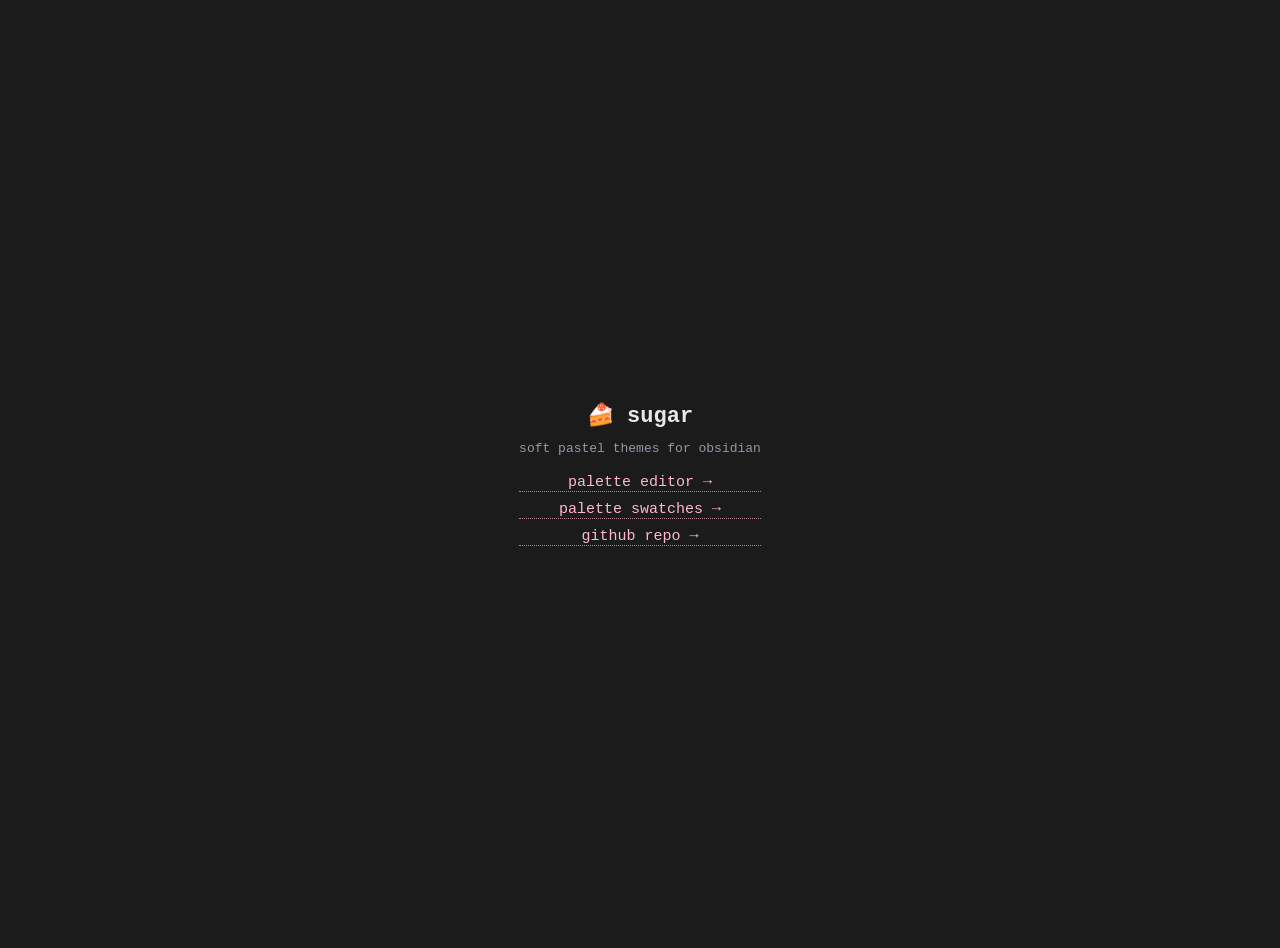
<file: docs/index.html>
<!DOCTYPE html>
<html lang="en">
<head>
<meta charset="utf-8">
<meta name="viewport" content="width=device-width, initial-scale=1">
<title>🍰 sugar 🍰</title>
<style>
  body{font-family:"IBM Plex Mono",ui-monospace,Menlo,monospace;background:#1b1b1b;color:#e8e8e8;
       display:grid;place-content:center;gap:12px;min-height:100vh;margin:0;padding:24px;text-align:center}
  h1{font-size:22px;margin:0;font-weight:600}
  p{margin:0;color:#9a93a8;font-size:13px}
  nav{display:flex;flex-direction:column;gap:9px;margin-top:6px}
  a{color:#FFB8D0;font-size:15px;text-decoration:none;border-bottom:1px dotted #FFB8D0aa}
  a:hover{color:#fff}
</style>
</head>
<body>
  <h1>🍰 sugar</h1>
  <p>soft pastel themes for obsidian</p>
  <nav>
    <a href="palette-editor.html">palette editor →</a>
    <a href="swatches.html">palette swatches →</a>
    <a href="https://github.com/chooliu/obsidian-sugar-theme">github repo →</a>
  </nav>
</body>
</html>
</file>
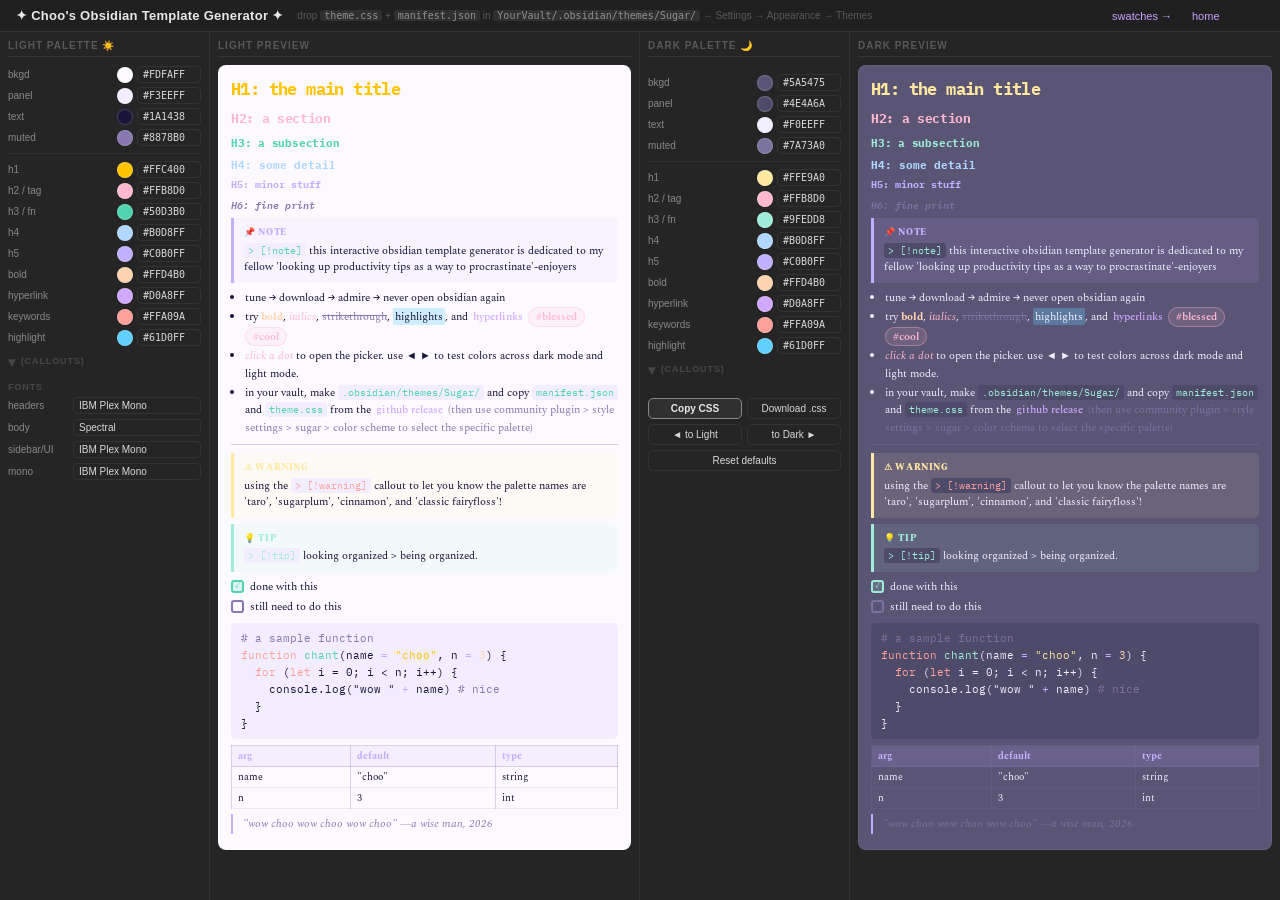
<file: docs/palette-editor.html>
<!DOCTYPE html>
<html lang="en">
<head>
<meta charset="UTF-8">
<meta name="viewport" content="width=device-width, initial-scale=1.0">
<title>Choo's Obsidian Template Generator</title>
<style>
  * { box-sizing: border-box; margin: 0; padding: 0; }

  body {
    font-family: -apple-system, BlinkMacSystemFont, "Segoe UI", sans-serif;
    font-size: 11px;
    background: #202020;
    color: #d8d8d8;
    height: 100vh;
    overflow: hidden;
    display: flex;
    flex-direction: column;
  }

  /* ── Toolbar ── */
  .toolbar {
    display: flex;
    align-items: center;
    gap: 10px;
    padding: 8px 16px;
    border-bottom: 1px solid rgba(255,255,255,0.08);
    flex-shrink: 0;
  }

  .toolbar h1 {
    font-size: 13px;
    font-weight: 700;
    color: #e8e8e8;
    letter-spacing: 0.02em;
    margin-right: 4px;
    white-space: nowrap;
  }

  .toolbar-hint {
    font-size: 10px;
    color: #585858;
    margin-right: auto;
  }

  .toolbar-hint code {
    font-family: "SF Mono", monospace;
    background: rgba(255,255,255,0.07);
    padding: 0 4px;
    border-radius: 3px;
    color: #909090;
  }

  /* ── 4-column grid ── */
  .grid {
    display: grid;
    grid-template-columns: 210px 1fr 210px 1fr;
    gap: 0;
    flex: 1;
    min-height: 0;
    overflow: hidden;
  }

  .col {
    overflow-y: auto;
    padding: 8px;
    background: #252525;
    border-right: 1px solid rgba(255,255,255,0.06);
  }

  .col:last-child { border-right: none; }

  .col-header {
    font-size: 10px;
    font-weight: 700;
    letter-spacing: 0.1em;
    text-transform: uppercase;
    color: #585858;
    margin-bottom: 8px;
    padding-bottom: 5px;
    border-bottom: 1px solid rgba(255,255,255,0.07);
  }

  /* ── Palette rows ── */
  .section { margin-bottom: 10px; }

  .section-label {
    font-size: 9px;
    font-weight: 600;
    letter-spacing: 0.1em;
    text-transform: uppercase;
    color: #484848;
    margin-bottom: 4px;
  }

  .rows { display: flex; flex-direction: column; gap: 2px; }

  .row {
    display: flex;
    align-items: center;
    gap: 4px;
    padding: 1px 0;
  }

  .row label {
    flex: 1;
    font-size: 10px;
    color: #888888;
    white-space: nowrap;
    overflow: hidden;
    text-overflow: ellipsis;
  }

  .dot-wrapper {
    position: relative;
    flex-shrink: 0;
    width: 16px;
    height: 16px;
  }

  .dot-preview {
    width: 16px;
    height: 16px;
    border-radius: 50%;
    border: 1px solid rgba(255,255,255,0.18);
    cursor: pointer;
    transition: border-color 0.12s;
  }
  .dot-preview:hover { border-color: rgba(255,255,255,0.55); }

  .dot-wrapper input[type="color"] {
    position: absolute;
    inset: 0;
    opacity: 0;
    width: 100%;
    height: 100%;
    cursor: pointer;
    border: none;
    padding: 0;
  }

  .hex-input {
    width: 64px;
    flex-shrink: 0;
    background: #252525;
    border: 1px solid #333333;
    border-radius: 4px;
    color: #d8d8d8;
    font-family: "SF Mono", monospace;
    font-size: 10px;
    padding: 2px 5px;
    outline: none;
    text-transform: uppercase;
  }

  .hex-input:focus { border-color: #888888; }

  .slot-divider {
    height: 1px;
    background: rgba(255,255,255,0.05);
    margin: 4px 0;
  }

  /* ── Font selects ── */
  .font-row {
    display: flex;
    align-items: center;
    gap: 5px;
    padding: 1px 0;
  }

  .font-row label {
    width: 60px;
    font-size: 10px;
    color: #888888;
    flex-shrink: 0;
  }

  .font-select {
    flex: 1;
    background: #252525;
    border: 1px solid #333333;
    border-radius: 4px;
    color: #d8d8d8;
    font-size: 10px;
    padding: 2px 5px;
    outline: none;
    cursor: pointer;
    appearance: none;
    -webkit-appearance: none;
  }

  .font-select:focus { border-color: #888888; }

  /* ── Action buttons ── */
  .btn-grid {
    display: grid;
    grid-template-columns: 1fr 1fr;
    gap: 5px;
  }

  button {
    padding: 4px 9px;
    border-radius: 5px;
    border: 1px solid #333333;
    background: #252525;
    color: #d8d8d8;
    font-size: 10px;
    cursor: pointer;
    transition: background 0.12s;
    white-space: nowrap;
  }

  button:hover { background: #303030; }

  button.primary {
    background: #303030;
    border-color: #888888;
    color: #e8e8e8;
    font-weight: 600;
  }

  button.primary:hover { background: #3a3a3a; }

  .copy-msg {
    font-size: 10px;
    color: #909090;
    opacity: 0;
    transition: opacity 0.3s;
    align-self: center;
  }

  /* ── Preview ── */
  .preview {
    border-radius: 8px;
    padding: 10px 12px;
    border: 1px solid rgba(255,255,255,0.08);
    font-size: 11px;
    line-height: 1.6;
  }

  .preview h1 { font-size: 17px; font-weight: 800; margin-bottom: 0; letter-spacing: -0.035em; }
  .preview h2 { font-size: 13px; font-weight: 800; margin-bottom: 0; margin-top: 6px; letter-spacing: -0.025em; }
  .preview h3 { font-size: 11px; font-weight: 800; margin-bottom: 0; margin-top: 5px; letter-spacing: -0.02em; }
  .preview h4 { font-size: 11px; font-weight: 700; margin-bottom: 0; margin-top: 4px; }
  .preview h5 { font-size: 10px; font-weight: 700; margin-bottom: 0; margin-top: 3px; }
  .preview h6 { font-size: 10px; font-weight: 600; margin-bottom: 0; margin-top: 3px; font-style: italic; }
  .preview p  { margin-bottom: 4px; font-size: 11px; }
  .preview code { font-size: 10px; padding: 1px 4px; border-radius: 3px; }
  .preview a   { text-decoration: none; font-weight: 500; cursor: pointer; padding: 0 2px; border-radius: 2px; }
  .preview a:hover { background: rgba(208,168,255,0.2); }
  .preview strong { font-weight: 700; }
  .preview em  { font-style: italic; }
  .preview s   { text-decoration: line-through; }
  .preview mark { padding: 0 2px; border-radius: 2px; }
  .preview hr  { border: none; border-top: 1px solid; margin: 8px 0; }

  .preview .tag {
    display: inline-block;
    padding: 0 7px;
    border-radius: 10px;
    font-size: 11px;
    margin-right: 3px;
    font-weight: 600;
    border: 1px solid transparent;
  }

  .preview .codeblock {
    font-size: 11px;
    padding: 7px 10px;
    border-radius: 5px;
    margin: 6px 0;
    line-height: 1.55;
  }

  .preview blockquote {
    border-left: 2px solid;
    padding: 1px 10px;
    margin: 5px 0;
    font-style: italic;
    font-size: 11px;
  }

  .preview .callout {
    border-radius: 0 5px 5px 0;
    border-left: 3px solid;
    padding: 7px 10px;
    margin: 6px 0;
  }

  .preview .callout-title {
    font-weight: 800;
    font-size: 9px;
    letter-spacing: 0.07em;
    text-transform: uppercase;
    margin-bottom: 3px;
  }

  .preview .callout-body { font-size: 11px; line-height: 1.5; }

  .preview .task-list { margin: 4px 0 7px; }

  .preview .task-item {
    display: flex;
    align-items: center;
    gap: 6px;
    font-size: 11px;
    margin: 3px 0;
  }

  .preview .task-cb {
    width: 13px;
    height: 13px;
    border-radius: 3px;
    border: 2px solid;
    display: flex;
    align-items: center;
    justify-content: center;
    font-size: 8px;
    font-weight: 700;
    flex-shrink: 0;
  }

  .preview ul {
    padding-left: 14px;
    margin: 3px 0 5px;
    font-size: 11px;
  }
  .preview ul li { margin: 1px 0; }

  .preview .preview-table {
    border-collapse: collapse;
    font-size: 10px;
    margin: 5px 0;
    width: 100%;
  }
  .preview .preview-table th,
  .preview .preview-table td {
    padding: 2px 6px;
    border: 1px solid;
    text-align: left;
  }
  .preview .preview-table tr:last-child td { border-bottom: 1px solid; }

  /* Table */
  .preview table { width: 100%; border-collapse: collapse; margin: 6px 0; font-size: 11px; }
  .preview th { font-weight: 700; text-align: left; padding: 3px 8px; border-bottom: 2px solid; }
  .preview td { padding: 2px 8px; border-bottom: 1px solid; }
  .preview tr:last-child td { border-bottom: none; }

  .font-note {
    font-size: 9px;
    color: #5A5480;
    margin-top: 4px;
    line-height: 1.4;
  }

  /* ── Collapsible section ── */
  .slot-section { margin-top: 2px; }

  .slot-section > summary {
    font-size: 9px;
    font-weight: 600;
    letter-spacing: 0.1em;
    text-transform: uppercase;
    color: #484848;
    cursor: pointer;
    padding: 4px 0 3px;
    list-style: none;
    user-select: none;
  }
  .slot-section > summary::-webkit-details-marker { display: none; }
  .slot-section > summary::before { content: '▾ '; font-size: 14px; vertical-align: middle; line-height: 1; }
  .slot-section[open] > summary::before { content: '▴ '; font-size: 14px; }
  .slot-section[open] > summary { color: #888888; }

  .preview .callout.callout-mini { padding: 4px 10px; margin: 2px 0; }
  .preview .callout.callout-mini .callout-title { margin-bottom: 0; }

  .col.preview-col { min-width: 0; }
</style>
</head>
<body>

<!-- ── Toolbar ── -->
<div class="toolbar">
  <h1>✦ Choo's Obsidian Template Generator ✦</h1>
  <span class="toolbar-hint">drop <code>theme.css</code> + <code>manifest.json</code> in <code>YourVault/.obsidian/themes/Sugar/</code> → Settings → Appearance → Themes</span>
  <a href="swatches.html" style="margin-left:14px;color:#c9a0ff;font-size:11px;text-decoration:none;white-space:nowrap">swatches →</a>
  <a href="index.html" style="margin-left:10px;color:#c9a0ff;font-size:11px;text-decoration:none;white-space:nowrap">home</a>
  <span class="copy-msg" id="copy-msg">Copied!</span>
</div>

<!-- ── 4-column grid ── -->
<div class="grid">

  <!-- Col 1: Light palette + fonts -->
  <div class="col" id="light-col">
    <div class="col-header">light palette ☀️</div>
    <div class="section">
      <div class="rows" id="light-rows"></div>
    </div>
    <div class="section">
      <div class="section-label">fonts</div>
      <div style="display:flex;flex-direction:column;gap:3px;">
        <div class="font-row">
          <label>headers</label>
          <select class="font-select" id="font-header"></select>
        </div>
        <div class="font-row">
          <label>body</label>
          <select class="font-select" id="font-body"></select>
        </div>
        <div class="font-row">
          <label>sidebar/UI</label>
          <select class="font-select" id="font-interface"></select>
        </div>
        <div class="font-row">
          <label>mono</label>
          <select class="font-select" id="font-mono"></select>
        </div>
      </div>
    </div>
  </div>

  <!-- Col 2: Light preview -->
  <div class="col preview-col">
    <div class="col-header">light preview</div>
    <div class="preview" id="light-preview">
      <h1 id="lp-h1">H1: the main title</h1>
      <h2 id="lp-h2">H2: a section</h2>
      <h3 id="lp-h3">H3: a subsection</h3>
      <h4 id="lp-h4">H4: some detail</h4>
      <h5 id="lp-h5">H5: minor stuff</h5>
      <h6 id="lp-h6">H6: fine print</h6>
      <div class="callout" id="lp-callout">
        <div class="callout-title" id="lp-callout-title">📌 Note</div>
        <div class="callout-body" id="lp-callout-body"><code id="lp-callout-code">&gt; [!note]</code> this interactive obsidian template generator is dedicated to my fellow 'looking up productivity tips as a way to procrastinate'-enjoyers</div>
      </div>
      <ul id="lp-ul">
        <li>tune → download → admire → never open obsidian again</li>
        <li>try <strong id="lp-bold">bold</strong>, <em id="lp-italic">italics</em>, <s id="lp-strike">strikethrough</s>, <mark id="lp-mark">highlights</mark>, and <a id="lp-link" href="https://github.com/chooliu/obsidian-sugar-theme">hyperlinks</a> <span class="tag" id="lp-tag1">#blessed</span><span class="tag" id="lp-tag2">#cool</span></li>
        <li><em id="lp-bull-em">click a dot</em> to open the picker. use ◄ ► to test colors across dark mode and light mode.</li>
        <li>in your vault, make <code>.obsidian/themes/Sugar/</code> and copy <code>manifest.json</code> and <code>theme.css</code> from the <a href="https://github.com/chooliu/obsidian-sugar-theme">github release</a> <span class="bull-muted">(then use community plugin &gt; style settings &gt; sugar &gt; color scheme to select the specific palette)</span></li>
      </ul>
      <hr id="lp-hr">
      <div class="callout" id="lp-warn">
        <div class="callout-title" id="lp-warn-title">⚠ Warning</div>
        <div class="callout-body" id="lp-warn-body">using the <code id="lp-warn-code">&gt; [!warning]</code> callout to let you know the palette names are 'taro', 'sugarplum', 'cinnamon', and 'classic fairyfloss'!</div>
      </div>
      <div class="callout" id="lp-tip">
        <div class="callout-title" id="lp-tip-title">💡 Tip</div>
        <div class="callout-body" id="lp-tip-body"><code id="lp-tip-code">&gt; [!tip]</code> looking organized &gt; being organized.</div>
      </div>
      <div class="preview-extra-callouts" style="display:none;">
        <div class="callout callout-mini" id="lp-calinfo"><div class="callout-title" id="lp-calinfo-t">ℹ Info</div></div>
        <div class="callout callout-mini" id="lp-caldanger"><div class="callout-title" id="lp-caldanger-t">⛔ Danger</div></div>
        <div class="callout callout-mini" id="lp-calquote"><div class="callout-title" id="lp-calquote-t">💬 Quote</div></div>
      </div>
      <div class="task-list">
        <div class="task-item"><span class="task-cb" id="lp-cb-done">✓</span> done with this</div>
        <div class="task-item"><span class="task-cb" id="lp-cb-open"></span> still need to do this</div>
      </div>
      <div class="codeblock" id="lp-block">
<span id="lp-comment2"># a sample function</span><br>
<span id="lp-kw">function</span> <span id="lp-fn">chant</span>(<span id="lp-arg">name</span> <span id="lp-op">=</span> <span id="lp-str">"choo"</span>, <span id="lp-arg2">n</span> <span id="lp-op2">=</span> <span id="lp-num">3</span>) {<br>
&nbsp;&nbsp;<span id="lp-kw2">for</span> (<span id="lp-kw3">let</span> i = 0; i &lt; n; i++) {<br>
&nbsp;&nbsp;&nbsp;&nbsp;console.log("wow " <span id="lp-op3">+</span> name) <span id="lp-comment"># nice</span><br>
&nbsp;&nbsp;}<br>
}
      </div>
      <table class="preview-table" id="lp-table">
        <thead><tr><th>arg</th><th>default</th><th>type</th></tr></thead>
        <tbody>
          <tr><td>name</td><td>"choo"</td><td>string</td></tr>
          <tr><td>n</td><td>3</td><td>int</td></tr>
        </tbody>
      </table>
      <blockquote id="lp-bq">"wow choo wow choo wow choo" ―a wise man, 2026</blockquote>
    </div>
  </div>

  <!-- Col 3: Dark palette + action buttons -->
  <div class="col" id="dark-col" style="display:flex;flex-direction:column;gap:8px;">
    <div class="col-header">dark palette 🌙</div>
    <div class="section">
      <div class="rows" id="dark-rows"></div>
    </div>
    <div class="btn-grid">
      <button class="primary" onclick="copyCSS()">Copy CSS</button>
      <button onclick="downloadCSS()">Download .css</button>
      <button onclick="syncLightFromDark()">◄ to Light</button>
      <button onclick="syncDarkFromLight()">to Dark ►</button>
      <button onclick="resetDefaults()" style="grid-column:1/-1;">Reset defaults</button>
    </div>
  </div>
  <div id="css-output" style="display:none;"></div>

  <!-- Col 4: Dark preview -->
  <div class="col preview-col">
    <div class="col-header">dark preview</div>
    <div class="preview" id="dark-preview">
      <h1 id="dp-h1">H1: the main title</h1>
      <h2 id="dp-h2">H2: a section</h2>
      <h3 id="dp-h3">H3: a subsection</h3>
      <h4 id="dp-h4">H4: some detail</h4>
      <h5 id="dp-h5">H5: minor stuff</h5>
      <h6 id="dp-h6">H6: fine print</h6>
      <div class="callout" id="dp-callout">
        <div class="callout-title" id="dp-callout-title">📌 Note</div>
        <div class="callout-body" id="dp-callout-body"><code id="dp-callout-code">&gt; [!note]</code> this interactive obsidian template generator is dedicated to my fellow 'looking up productivity tips as a way to procrastinate'-enjoyers</div>
      </div>
      <ul id="dp-ul">
        <li>tune → download → admire → never open obsidian again</li>
        <li>try <strong id="dp-bold">bold</strong>, <em id="dp-italic">italics</em>, <s id="dp-strike">strikethrough</s>, <mark id="dp-mark">highlights</mark>, and <a id="dp-link" href="https://github.com/chooliu/obsidian-sugar-theme">hyperlinks</a> <span class="tag" id="dp-tag1">#blessed</span><span class="tag" id="dp-tag2">#cool</span></li>
        <li><em id="dp-bull-em">click a dot</em> to open the picker. use ◄ ► to test colors across dark mode and light mode.</li>
        <li>in your vault, make <code>.obsidian/themes/Sugar/</code> and copy <code>manifest.json</code> and <code>theme.css</code> from the <a href="https://github.com/chooliu/obsidian-sugar-theme">github release</a> <span class="bull-muted">(then use community plugin &gt; style settings &gt; sugar &gt; color scheme to select the specific palette)</span></li>
      </ul>
      <hr id="dp-hr">
      <div class="callout" id="dp-warn">
        <div class="callout-title" id="dp-warn-title">⚠ Warning</div>
        <div class="callout-body" id="dp-warn-body">using the <code id="dp-warn-code">&gt; [!warning]</code> callout to let you know the palette names are 'taro', 'sugarplum', 'cinnamon', and 'classic fairyfloss'!</div>
      </div>
      <div class="callout" id="dp-tip">
        <div class="callout-title" id="dp-tip-title">💡 Tip</div>
        <div class="callout-body" id="dp-tip-body"><code id="dp-tip-code">&gt; [!tip]</code> looking organized &gt; being organized.</div>
      </div>
      <div class="preview-extra-callouts" style="display:none;">
        <div class="callout callout-mini" id="dp-calinfo"><div class="callout-title" id="dp-calinfo-t">ℹ Info</div></div>
        <div class="callout callout-mini" id="dp-caldanger"><div class="callout-title" id="dp-caldanger-t">⛔ Danger</div></div>
        <div class="callout callout-mini" id="dp-calquote"><div class="callout-title" id="dp-calquote-t">💬 Quote</div></div>
      </div>
      <div class="task-list">
        <div class="task-item"><span class="task-cb" id="dp-cb-done">✓</span> done with this</div>
        <div class="task-item"><span class="task-cb" id="dp-cb-open"></span> still need to do this</div>
      </div>
      <div class="codeblock" id="dp-block">
<span id="dp-comment2"># a sample function</span><br>
<span id="dp-kw">function</span> <span id="dp-fn">chant</span>(<span id="dp-arg">name</span> <span id="dp-op">=</span> <span id="dp-str">"choo"</span>, <span id="dp-arg2">n</span> <span id="dp-op2">=</span> <span id="dp-num">3</span>) {<br>
&nbsp;&nbsp;<span id="dp-kw2">for</span> (<span id="dp-kw3">let</span> i = 0; i &lt; n; i++) {<br>
&nbsp;&nbsp;&nbsp;&nbsp;console.log("wow " <span id="dp-op3">+</span> name) <span id="dp-comment"># nice</span><br>
&nbsp;&nbsp;}<br>
}
      </div>
      <table class="preview-table" id="dp-table">
        <thead><tr><th>arg</th><th>default</th><th>type</th></tr></thead>
        <tbody>
          <tr><td>name</td><td>"choo"</td><td>string</td></tr>
          <tr><td>n</td><td>3</td><td>int</td></tr>
        </tbody>
      </table>
      <blockquote id="dp-bq">"wow choo wow choo wow choo" ―a wise man, 2026</blockquote>
    </div>
  </div>

</div><!-- /grid -->

<script>
// ── Palette slots ──────────────────────────────────────
const SLOTS = [
  { key: 'bg',        label: 'bkgd' },
  { key: 'panel',     label: 'panel' },
  { key: 'text',      label: 'text' },
  { key: 'muted',     label: 'muted' },
  { key: 'DIVIDER' },
  { key: 'yellow',    label: 'h1' },
  { key: 'pink',      label: 'h2 / tag' },
  { key: 'mint',      label: 'h3 / fn' },
  { key: 'blue',      label: 'h4' },
  { key: 'lavender',  label: 'h5' },
  { key: 'peach',     label: 'bold' },
  { key: 'link',      label: 'hyperlink' },
  { key: 'salmon',    label: 'keywords' },
  { key: 'highlight', label: 'highlight' },
  { key: 'SECTION',   label: '(callouts)' },
  { key: 'cn',        label: 'note' },
  { key: 'ci',        label: 'info' },
  { key: 'ct',        label: 'tip' },
  { key: 'cw',        label: 'warning' },
  { key: 'cd',        label: 'danger' },
  { key: 'cq',        label: 'quote' },
];

const DEFAULTS = {
  dark: {
    bg:        '#5A5475',
    panel:     '#4E4A6A',
    text:      '#F0EEFF',
    muted:     '#7A73A0',
    yellow:    '#FFE9A0',
    pink:      '#FFB8D0',
    mint:      '#9FEDD8',
    blue:      '#B0D8FF',
    lavender:  '#C0B0FF',
    peach:     '#FFD4B0',
    link:      '#D0A8FF',
    salmon:    '#FFA09A',
    highlight: '#61D0FF',
    cn: '#C0B0FF', ci: '#B0D8FF', ct: '#9FEDD8',
    cw: '#FFE9A0', cd: '#FFA09A', cq: '#FFB8D0',
  },
  light: {
    bg:        '#FDFAFF',
    panel:     '#F3EEFF',
    text:      '#1A1438',
    muted:     '#8878B0',
    yellow:    '#FFC400',
    pink:      '#FFB8D0',
    mint:      '#50D3B0',
    blue:      '#B0D8FF',
    lavender:  '#C0B0FF',
    peach:     '#FFD4B0',
    link:      '#D0A8FF',
    salmon:    '#FFA09A',
    highlight: '#61D0FF',
    cn: '#C0B0FF', ci: '#B0D8FF', ct: '#9FEDD8',
    cw: '#FFE9A0', cd: '#FFA09A', cq: '#FFB8D0',
  }
};

let palette = {
  dark:  { ...DEFAULTS.dark },
  light: { ...DEFAULTS.light },
};

// ── Font options ───────────────────────────────────────
const FONT_OPTS = {
  body: [
    { label: 'Helvetica Neue',    stack: '"Helvetica Neue", Arial, Helvetica, sans-serif',             import: null },
    { label: 'Merriweather',      stack: '"Merriweather", Georgia, serif',                             import: 'https://fonts.googleapis.com/css2?family=Merriweather:ital,wght@0,400;0,700;1,400&display=swap' },
    { label: 'EB Garamond',       stack: '"EB Garamond", Georgia, serif',                              import: 'https://fonts.googleapis.com/css2?family=EB+Garamond:ital,wght@0,400;0,700;1,400&display=swap' },
    { label: 'Spectral',          stack: '"Spectral", Georgia, serif',                                 import: 'https://fonts.googleapis.com/css2?family=Spectral:ital,wght@0,400;0,500;0,600;0,700;1,400&display=swap' },
    { label: 'Playfair Display',  stack: '"Playfair Display", Georgia, serif',                         import: 'https://fonts.googleapis.com/css2?family=Playfair+Display:ital,wght@0,400;0,500;0,700;0,800;1,400&display=swap' },
    { label: 'System default',    stack: '-apple-system, BlinkMacSystemFont, "Segoe UI", sans-serif', import: null, system: true },
    { label: 'Inter',             stack: '"Inter", sans-serif',                                         import: 'https://fonts.googleapis.com/css2?family=Inter:ital,wght@0,400;0,500;0,700;1,400&display=swap' },
    { label: 'IBM Plex Sans',     stack: '"IBM Plex Sans", sans-serif',                                import: 'https://fonts.googleapis.com/css2?family=IBM+Plex+Sans:ital,wght@0,400;0,500;0,600;0,700;1,400&display=swap' },
    { label: 'Source Sans 3',     stack: '"Source Sans 3", sans-serif',                                import: 'https://fonts.googleapis.com/css2?family=Source+Sans+3:ital,wght@0,400;0,600;0,700;1,400&display=swap' },
    { label: 'Lato',              stack: '"Lato", sans-serif',                                         import: 'https://fonts.googleapis.com/css2?family=Lato:ital,wght@0,400;0,700;1,400&display=swap' },
  ],
  interface: [],
  mono: [
    { label: 'System mono',       stack: '"SF Mono", Menlo, Consolas, monospace',                     import: null, system: true },
    { label: 'Fira Code',         stack: '"Fira Code", monospace',                                     import: 'https://fonts.googleapis.com/css2?family=Fira+Code:wght@400;500;700&display=swap' },
    { label: 'IBM Plex Mono',     stack: '"IBM Plex Mono", monospace',                                 import: 'https://fonts.googleapis.com/css2?family=IBM+Plex+Mono:ital,wght@0,400;0,600;1,400&display=swap' },
    { label: 'Geist Mono',        stack: '"Geist Mono", monospace',                                    import: 'https://fonts.googleapis.com/css2?family=Geist+Mono:wght@400;500;700&display=swap' },
    { label: 'Source Code Pro',   stack: '"Source Code Pro", monospace',                               import: 'https://fonts.googleapis.com/css2?family=Source+Code+Pro:ital,wght@0,400;0,500;0,700;1,400&display=swap' },
  ],
  header: [
    { label: 'Helvetica Neue',    stack: '"Helvetica Neue", Arial, Helvetica, sans-serif',             import: null },
    { label: 'DM Serif Display',  stack: '"DM Serif Display", Georgia, serif',                         import: 'https://fonts.googleapis.com/css2?family=DM+Serif+Display:ital@0;1&display=swap' },
    { label: 'Merriweather',      stack: '"Merriweather", Georgia, serif',                             import: 'https://fonts.googleapis.com/css2?family=Merriweather:ital,wght@0,400;0,700;0,900;1,400&display=swap' },
    { label: 'System default',   stack: '-apple-system, BlinkMacSystemFont, "Segoe UI", sans-serif', import: null, system: true },
    { label: 'Geist',            stack: '"Geist", sans-serif',                 import: 'https://fonts.googleapis.com/css2?family=Geist:wght@400;500;700&display=swap' },
    { label: 'Geist Mono',       stack: '"Geist Mono", monospace',             import: 'https://fonts.googleapis.com/css2?family=Geist+Mono:wght@400;500;700&display=swap' },
    { label: 'IBM Plex Mono',    stack: '"IBM Plex Mono", monospace',          import: 'https://fonts.googleapis.com/css2?family=IBM+Plex+Mono:ital,wght@0,400;0,500;0,600;1,400&display=swap' },
    { label: 'IBM Plex Serif',   stack: '"IBM Plex Serif", Georgia, serif',    import: 'https://fonts.googleapis.com/css2?family=IBM+Plex+Serif:ital,wght@0,400;0,500;0,600;0,700;1,400&display=swap' },
  ],
};

// Sidebar/UI shares the same typeface choices as headers (minus "same as body").
FONT_OPTS.interface = FONT_OPTS.header.filter(o => o.label !== 'same as body');

let fonts = {
  body:      FONT_OPTS.body.find(f => f.label === 'Spectral')           || FONT_OPTS.body.find(f => f.system),
  interface: FONT_OPTS.interface.find(f => f.label === 'IBM Plex Mono') || FONT_OPTS.interface.find(f => f.system),
  mono:      FONT_OPTS.mono.find(f => f.label === 'IBM Plex Mono')      || FONT_OPTS.mono.find(f => f.system),
  header:    FONT_OPTS.header.find(f => f.label === 'IBM Plex Mono')    || FONT_OPTS.header.find(f => f.system),
};

// ── Persistence ────────────────────────────────────────
function saveState() {
  try {
    localStorage.setItem('ff-palette', JSON.stringify(palette));
    localStorage.setItem('ff-fonts-v2', JSON.stringify({
      body:      fonts.body.label,
      interface: fonts.interface.label,
      mono:      fonts.mono.label,
      header:    fonts.header.label,
    }));
  } catch(e) {}
}

function loadState() {
  try {
    const p = localStorage.getItem('ff-palette');
    const f = localStorage.getItem('ff-fonts-v2');
    if (p) {
      const saved = JSON.parse(p);
      // Merge with defaults so new keys added later always have a value
      palette.dark  = { ...DEFAULTS.dark,  ...saved.dark  };
      palette.light = { ...DEFAULTS.light, ...saved.light };
    }
    if (f) {
      const fi = JSON.parse(f);
      ['body', 'interface', 'mono', 'header'].forEach(role => {
        const found = FONT_OPTS[role].find(o => o.label === fi[role]);
        if (found) fonts[role] = found;
      });
    }
  } catch(e) {}
}

// ── Font selects ───────────────────────────────────────
function buildFontSelects() {
  Object.keys(FONT_OPTS).forEach(role => {
    const sel = document.getElementById('font-' + role);
    sel.innerHTML = '';
    FONT_OPTS[role]
      .map((opt, i) => ({ opt, i }))
      .sort((a, b) =>
        ((b.opt.system === true) - (a.opt.system === true))
        || a.opt.label.localeCompare(b.opt.label))
      .forEach(({ opt, i }) => {
        const o = document.createElement('option');
        o.value = i;
        o.textContent = opt.label;
        sel.appendChild(o);
      });
    sel.value = String(FONT_OPTS[role].indexOf(fonts[role]));

    sel.addEventListener('change', () => {
      fonts[role] = FONT_OPTS[role][+sel.value];
      if (fonts[role].import) loadGoogleFont(fonts[role].import);
      applyFonts();
      renderCSS();
      saveState();
    });
    if (fonts[role].import) loadGoogleFont(fonts[role].import);
  });
}

function loadGoogleFont(url) {
  if (!document.querySelector(`link[href="${url}"]`)) {
    const link = document.createElement('link');
    link.rel = 'stylesheet';
    link.href = url;
    document.head.appendChild(link);
  }
}

function applyFonts() {
  ['dark-preview', 'light-preview'].forEach(id => {
    const el = document.getElementById(id);
    if (!el) return;
    el.style.fontFamily = fonts.body.stack;
    el.querySelectorAll('code, .codeblock').forEach(c => {
      c.style.fontFamily = fonts.mono.stack;
    });
    el.querySelectorAll('h1, h2, h3, h4, h5, h6').forEach(h => {
      h.style.fontFamily = fonts.header.stack || fonts.body.stack;
    });
  });
}

// ── Palette rows ───────────────────────────────────────
function buildRows(theme) {
  const container = document.getElementById(theme + '-rows');
  container.innerHTML = '';
  let currentContainer = container;

  SLOTS.forEach(slot => {
    if (slot.key === 'DIVIDER') {
      const d = document.createElement('div');
      d.className = 'slot-divider';
      currentContainer.appendChild(d);
      return;
    }
    if (slot.key === 'SECTION') {
      const details = document.createElement('details');
      details.className = 'slot-section';
      const summary = document.createElement('summary');
      summary.textContent = slot.label;
      details.appendChild(summary);
      container.appendChild(details);
      currentContainer = details;
      details.addEventListener('toggle', () => {
        document.querySelectorAll('.preview-extra-callouts').forEach(el => {
          el.style.display = details.open ? 'block' : 'none';
        });
      });
      return;
    }
    const row = document.createElement('div');
    row.className = 'row';
    row.innerHTML = `
      <label title="${slot.label}">${slot.label}</label>
      <div class="dot-wrapper">
        <div class="dot-preview" id="${theme}-${slot.key}-dot" style="background:${palette[theme][slot.key]}"></div>
        <input type="color" id="${theme}-${slot.key}-picker" value="${palette[theme][slot.key]}">
      </div>
      <input class="hex-input" id="${theme}-${slot.key}-hex" value="${palette[theme][slot.key]}" maxlength="7">
    `;
    currentContainer.appendChild(row);

    const picker = document.getElementById(`${theme}-${slot.key}-picker`);
    const hexIn  = document.getElementById(`${theme}-${slot.key}-hex`);
    const dot    = document.getElementById(`${theme}-${slot.key}-dot`);

    picker.addEventListener('input', () => {
      const v = picker.value.toUpperCase();
      palette[theme][slot.key] = v;
      hexIn.value = v;
      dot.style.background = v;
      update();
    });
    hexIn.addEventListener('input', () => {
      let v = hexIn.value.trim();
      if (!v.startsWith('#')) v = '#' + v;
      if (/^#[0-9A-Fa-f]{6}$/.test(v)) {
        v = v.toUpperCase();
        palette[theme][slot.key] = v;
        picker.value = v;
        dot.style.background = v;
        update();
      }
    });
  });
}

// ── Helpers ────────────────────────────────────────────
function hexToRgb(hex) {
  const r = parseInt(hex.slice(1,3), 16);
  const g = parseInt(hex.slice(3,5), 16);
  const b = parseInt(hex.slice(5,7), 16);
  return `${r}, ${g}, ${b}`;
}

function hexToRgba(hex, alpha) {
  const r = parseInt(hex.slice(1,3), 16);
  const g = parseInt(hex.slice(3,5), 16);
  const b = parseInt(hex.slice(5,7), 16);
  return `rgba(${r}, ${g}, ${b}, ${alpha})`;
}

function set(id, prop, val) {
  const el = document.getElementById(id);
  if (el) el.style[prop] = val;
}

// ── Apply theme to one preview panel ──────────────────
function applyThemeToPreview(prefix, containerId, p) {
  const preview = document.getElementById(containerId);
  if (!preview) return;
  preview.style.background = p.bg;
  preview.style.color      = p.text;

  set(prefix+'-h1', 'color', p.yellow);
  set(prefix+'-h2', 'color', p.pink);
  set(prefix+'-h3', 'color', p.mint);
  set(prefix+'-h4', 'color', p.blue);
  set(prefix+'-h5', 'color', p.lavender);
  set(prefix+'-h6', 'color', p.muted);

  set(prefix+'-bold',       'color', p.peach);
  set(prefix+'-italic',     'color', p.pink);
  set(prefix+'-strike',     'color', p.muted);
  set(prefix+'-link',       'color', p.link);
  set(prefix+'-bull-link',  'color', p.link);
  set(prefix+'-bull-em',    'color', p.pink);
  set(prefix+'-bull-muted', 'color', p.muted);

  // Table
  const tableEl = document.getElementById(prefix+'-table');
  if (tableEl) {
    tableEl.querySelectorAll('th').forEach(el => {
      el.style.background  = hexToRgba(p.lavender, 0.15);
      el.style.color       = p.lavender;
      el.style.borderColor = hexToRgba(p.muted, 0.3);
    });
    tableEl.querySelectorAll('td').forEach(el => {
      el.style.borderColor = hexToRgba(p.muted, 0.3);
      el.style.color       = p.text;
    });
  }
  set(prefix+'-tcode', 'background', p.panel);
  set(prefix+'-tcode', 'color',      p.mint);

  const mark = document.getElementById(prefix+'-mark');
  if (mark) {
    mark.style.background = hexToRgba(p.highlight, 0.3);
    mark.style.color      = p.text;
  }

  [prefix+'-tag1', prefix+'-tag2'].forEach(id => {
    const el = document.getElementById(id);
    if (el) {
      el.style.background  = hexToRgba(p.pink, 0.13);
      el.style.color       = p.pink;
      el.style.borderColor = hexToRgba(p.pink, 0.35);
    }
  });

  set(prefix+'-code', 'background', p.panel);
  set(prefix+'-code', 'color',      p.mint);

  const bq = document.getElementById(prefix+'-bq');
  if (bq) {
    bq.style.borderLeftColor = p.lavender;
    bq.style.color           = p.muted;
  }

  const hr = document.getElementById(prefix+'-hr');
  if (hr) hr.style.borderTopColor = hexToRgba(p.muted, 0.35);

  // Table
  const th = document.getElementById(prefix+'-th');
  if (th) {
    th.style.color = p.yellow;
    th.style.borderBottomColor = hexToRgba(p.muted, 0.4);
    const row = th.closest('tr');
    if (row) row.querySelectorAll('th').forEach(cell => {
      cell.style.color = p.yellow;
      cell.style.borderBottomColor = hexToRgba(p.muted, 0.4);
    });
  }
  const altRow = document.getElementById(prefix+'-tr-alt');
  if (altRow) altRow.style.background = hexToRgba(p.panel, 0.6);
  const table = document.getElementById(prefix+'-table');
  if (table) table.querySelectorAll('td').forEach(cell => {
    cell.style.borderBottomColor = hexToRgba(p.muted, 0.15);
  });

  const callout = document.getElementById(prefix+'-callout');
  if (callout) {
    callout.style.borderLeftColor = p.cn;
    callout.style.background      = hexToRgba(p.cn, 0.1);
  }
  set(prefix+'-callout-title', 'color',      p.cn);
  set(prefix+'-callout-body',  'color',      p.text);
  set(prefix+'-callout-code',  'background', p.panel);
  set(prefix+'-callout-code',  'color',      p.mint);

  const warn = document.getElementById(prefix+'-warn');
  if (warn) {
    warn.style.borderLeftColor = p.cw;
    warn.style.background      = hexToRgba(p.cw, 0.1);
  }
  set(prefix+'-warn-title', 'color',      p.cw);
  set(prefix+'-warn-body',  'color',      p.text);
  set(prefix+'-warn-code',  'background', p.panel);
  set(prefix+'-warn-code',  'color',      p.salmon);

  const tip = document.getElementById(prefix+'-tip');
  if (tip) {
    tip.style.borderLeftColor = p.ct;
    tip.style.background      = hexToRgba(p.ct, 0.1);
  }
  set(prefix+'-tip-title', 'color', p.ct);
  set(prefix+'-tip-body',  'color', p.text);
  set(prefix+'-tip-code',  'background', p.panel);
  set(prefix+'-tip-code',  'color',      p.ct);

  const miniMap = [
    { id: prefix+'-caltip',    color: p.ct },
    { id: prefix+'-calinfo',   color: p.ci },
    { id: prefix+'-caldanger', color: p.cd },
    { id: prefix+'-calquote',  color: p.cq },
  ];
  miniMap.forEach(({ id, color }) => {
    const el = document.getElementById(id);
    if (el) { el.style.borderLeftColor = color; el.style.background = hexToRgba(color, 0.1); }
    set(id + '-t', 'color', color);
  });

  const cbDone = document.getElementById(prefix+'-cb-done');
  if (cbDone) {
    cbDone.style.borderColor = p.mint;
    cbDone.style.color       = p.mint;
    cbDone.style.background  = hexToRgba(p.mint, 0.18);
  }
  set(prefix+'-cb-open', 'borderColor', p.muted);

  // Code block
  set(prefix+'-block',   'background', p.panel);
  set(prefix+'-block',   'color',      p.text);
  set(prefix+'-comment', 'color',      p.muted);
  set(prefix+'-comment2', 'color',     p.muted);
  set(prefix+'-kw',      'color',      p.salmon);
  set(prefix+'-kw2',     'color',      p.salmon);
  set(prefix+'-kw3',     'color',      p.salmon);
  set(prefix+'-fn',      'color',      p.mint);
  set(prefix+'-arg',     'color',      p.text);
  set(prefix+'-arg2',    'color',      p.text);
  set(prefix+'-num',     'color',      p.peach);
  set(prefix+'-op',      'color',      p.lavender);
  set(prefix+'-op2',     'color',      p.lavender);
  set(prefix+'-op3',     'color',      p.lavender);
  set(prefix+'-str',     'color',      p.yellow);

  preview.style.fontFamily = fonts.body.stack;
  preview.querySelectorAll('code, .codeblock').forEach(c => {
    c.style.fontFamily = fonts.mono.stack;
  });
  preview.querySelectorAll('li code').forEach(c => {
    c.style.background = p.panel;
    c.style.color      = p.mint;
  });
  preview.querySelectorAll('.bull-muted').forEach(e => {
    e.style.color = p.muted;
  });
  preview.querySelectorAll('a').forEach(a => {
    a.style.color = p.link;
  });
  preview.querySelectorAll('h1, h2, h3, h4, h5, h6').forEach(h => {
    h.style.fontFamily = fonts.header.stack || fonts.body.stack;
  });
}

function update() {
  applyThemeToPreview('lp', 'light-preview', palette.light);
  applyThemeToPreview('dp', 'dark-preview',  palette.dark);

  // Palette columns stay neutral dark grey (#252525, from CSS .col).
  // Do NOT tint them with the theme bg — the light theme's near-white bg
  // would override the CSS and wash the whole column (and its hex inputs) light.

  renderCSS();
  saveState();
}

// ── CSS output ─────────────────────────────────────────
function renderCSS() {
  const d = palette.dark;
  const l = palette.light;

  const importUrls = [...new Set(
    [fonts.body, fonts.interface, fonts.mono, fonts.header]
      .filter(f => f.import).map(f => f.import)
  )];
  const importBlock = importUrls.length
    ? importUrls.map(u => `@import url('${u}');`).join('\n') + '\n\n'
    : '';

  const block = (p, selector, label) => `/* ── ${label} ── */
${selector} {
  --background-primary:             ${p.bg};
  --background-secondary:           ${p.panel};
  --text-normal:                    ${p.text};
  --text-muted:                     ${p.muted};
  --text-faint:                     ${p.muted};
  --text-selection:                 ${hexToRgba(p.lavender, 0.25)};
  --text-highlight-bg:              ${hexToRgba(p.highlight, 0.28)};
  --color-accent:                   ${p.lavender};
  --interactive-accent:             ${p.lavender};
  --background-modifier-hover:      ${hexToRgba(p.lavender, 0.07)};
  --background-modifier-border:     ${hexToRgba(p.text, 0.1)};
  --h1-color:                       ${p.yellow};
  --h2-color:                       ${p.pink};
  --h3-color:                       ${p.mint};
  --h4-color:                       ${p.blue};
  --h5-color:                       ${p.lavender};
  --h6-color:                       ${p.muted};
  --bold-color:                     ${p.peach};
  --italic-color:                   ${p.pink};
  --blockquote-border-color:        ${p.lavender};
  --link-color:                     ${p.link};
  --link-external-color:            ${p.link};
  --link-color-hover:               ${p.link};
  --link-unresolved-color:          ${p.muted};
  --tag-color:                      ${p.pink};
  --tag-background:                 ${hexToRgba(p.pink, 0.12)};
  --tag-border-color:               ${hexToRgba(p.pink, 0.35)};
  --tag-radius:                     20px;
  --tag-weight:                     600;
  --tag-padding-x:                  0.55em;
  --tag-padding-y:                  0.15em;
  --inline-title-color:             ${p.yellow};
  --list-marker-color:              ${p.yellow};
  --checkbox-color:                 ${p.mint};
  --checkbox-border-color:          ${p.muted};
  --hr-color:                       ${hexToRgba(p.muted, 0.3)};
  --table-header-background:        ${hexToRgba(p.panel, 0.8)};
  --table-header-label-color:       ${p.yellow};
  --table-row-alt-background:       ${hexToRgba(p.panel, 0.4)};
  --table-border-color:             ${hexToRgba(p.muted, 0.2)};
  --code-background:                ${p.panel};
  --code-normal:                    ${p.mint};
  --code-keyword:                   ${p.salmon};
  --code-function:                  ${p.mint};
  --code-string:                    ${p.yellow};
  --code-property:                  ${p.peach};
  --code-operator:                  ${p.lavender};
  --code-number:                    ${p.peach};
  --code-punctuation:               ${p.muted};
  --code-comment:                   ${p.muted};
  --code-tag:                       ${p.pink};
  --code-value:                     ${p.lavender};
  --font-text:                      ${fonts.body.stack};
  --font-interface:                 ${fonts.interface.stack};
  --font-ui:                        ${fonts.interface.stack};
  --font-monospace:                 ${fonts.mono.stack};
}

/* ── Callout type colors (R, G, B triplet format required by Obsidian) ── */
${selector} .callout[data-callout="note"],
${selector} .callout[data-callout="abstract"],
${selector} .callout[data-callout="summary"],
${selector} .callout[data-callout="tldr"] {
  --callout-color: ${hexToRgb(p.cn)};
}
${selector} .callout[data-callout="info"],
${selector} .callout[data-callout="todo"],
${selector} .callout[data-callout="example"] {
  --callout-color: ${hexToRgb(p.ci)};
}
${selector} .callout[data-callout="tip"],
${selector} .callout[data-callout="hint"],
${selector} .callout[data-callout="important"],
${selector} .callout[data-callout="success"],
${selector} .callout[data-callout="check"],
${selector} .callout[data-callout="done"] {
  --callout-color: ${hexToRgb(p.ct)};
}
${selector} .callout[data-callout="warning"],
${selector} .callout[data-callout="caution"],
${selector} .callout[data-callout="attention"] {
  --callout-color: ${hexToRgb(p.cw)};
}
${selector} .callout[data-callout="failure"],
${selector} .callout[data-callout="fail"],
${selector} .callout[data-callout="missing"],
${selector} .callout[data-callout="danger"],
${selector} .callout[data-callout="error"],
${selector} .callout[data-callout="bug"] {
  --callout-color: ${hexToRgb(p.cd)};
}
${selector} .callout[data-callout="question"],
${selector} .callout[data-callout="help"],
${selector} .callout[data-callout="faq"] {
  --callout-color: ${hexToRgb(p.peach)};
}
${selector} .callout[data-callout="quote"],
${selector} .callout[data-callout="cite"] {
  --callout-color: ${hexToRgb(p.cq)};
}

/* Link hover highlight */
${selector} a:hover,
${selector} .markdown-rendered a:hover,
${selector} .cm-hmd-internal-link .cm-underline:hover {
  background: ${hexToRgba(p.pink, 0.15)};
  border-radius: 2px;
  padding: 0 2px;
}${fonts.header.stack ? `

/* ── Heading font ── */
${selector} h1, ${selector} h2, ${selector} h3,
${selector} h4, ${selector} h5, ${selector} h6,
${selector} .HyperMD-header > .cm-line {
  font-family: ${fonts.header.stack};
}` : ''}`;

  const out =
`/* Obsidian theme CSS snippet */
/* Place in: YourVault/.obsidian/snippets/obsidian-theme.css */
/* Enable:   Settings → Appearance → CSS Snippets         */

${importBlock}${block(l, '.theme-light', 'Light mode')}

${block(d, '.theme-dark', 'Dark mode')}`;

  document.getElementById('css-output').textContent = out;
}

// ── Actions ────────────────────────────────────────────
function copyCSS() {
  navigator.clipboard.writeText(document.getElementById('css-output').textContent).then(() => {
    const msg = document.getElementById('copy-msg');
    msg.style.opacity = 1;
    setTimeout(() => msg.style.opacity = 0, 1800);
  });
}

function downloadCSS() {
  const blob = new Blob([document.getElementById('css-output').textContent], { type: 'text/css' });
  const a = document.createElement('a');
  a.href = URL.createObjectURL(blob);
  a.download = 'obsidian-theme.css';
  a.click();
  URL.revokeObjectURL(a.href);
}

function syncLightFromDark() {
  const d = palette.dark;
  palette.light = {
    bg: palette.light.bg, panel: palette.light.panel,
    text: palette.light.text, muted: palette.light.muted,
    yellow: d.yellow, pink: d.pink, mint: d.mint, blue: d.blue,
    lavender: d.lavender, peach: d.peach, link: d.link,
    salmon: d.salmon, highlight: d.highlight,
    cn: d.cn, ci: d.ci, ct: d.ct, cw: d.cw, cd: d.cd, cq: d.cq,
  };
  buildRows('light');
  update();
}

function syncDarkFromLight() {
  const l = palette.light;
  palette.dark = {
    bg: palette.dark.bg, panel: palette.dark.panel,
    text: palette.dark.text, muted: palette.dark.muted,
    yellow: l.yellow, pink: l.pink, mint: l.mint, blue: l.blue,
    lavender: l.lavender, peach: l.peach, link: l.link,
    salmon: l.salmon, highlight: l.highlight,
    cn: l.cn, ci: l.ci, ct: l.ct, cw: l.cw, cd: l.cd, cq: l.cq,
  };
  buildRows('dark');
  update();
}

function resetDefaults() {
  palette = { dark: { ...DEFAULTS.dark }, light: { ...DEFAULTS.light } };
  buildRows('dark');
  buildRows('light');
  update();
}

// ── Init ───────────────────────────────────────────────
loadState();
buildFontSelects();
buildRows('dark');
buildRows('light');
applyFonts();
update();
</script>
</body>
</html>
</file>
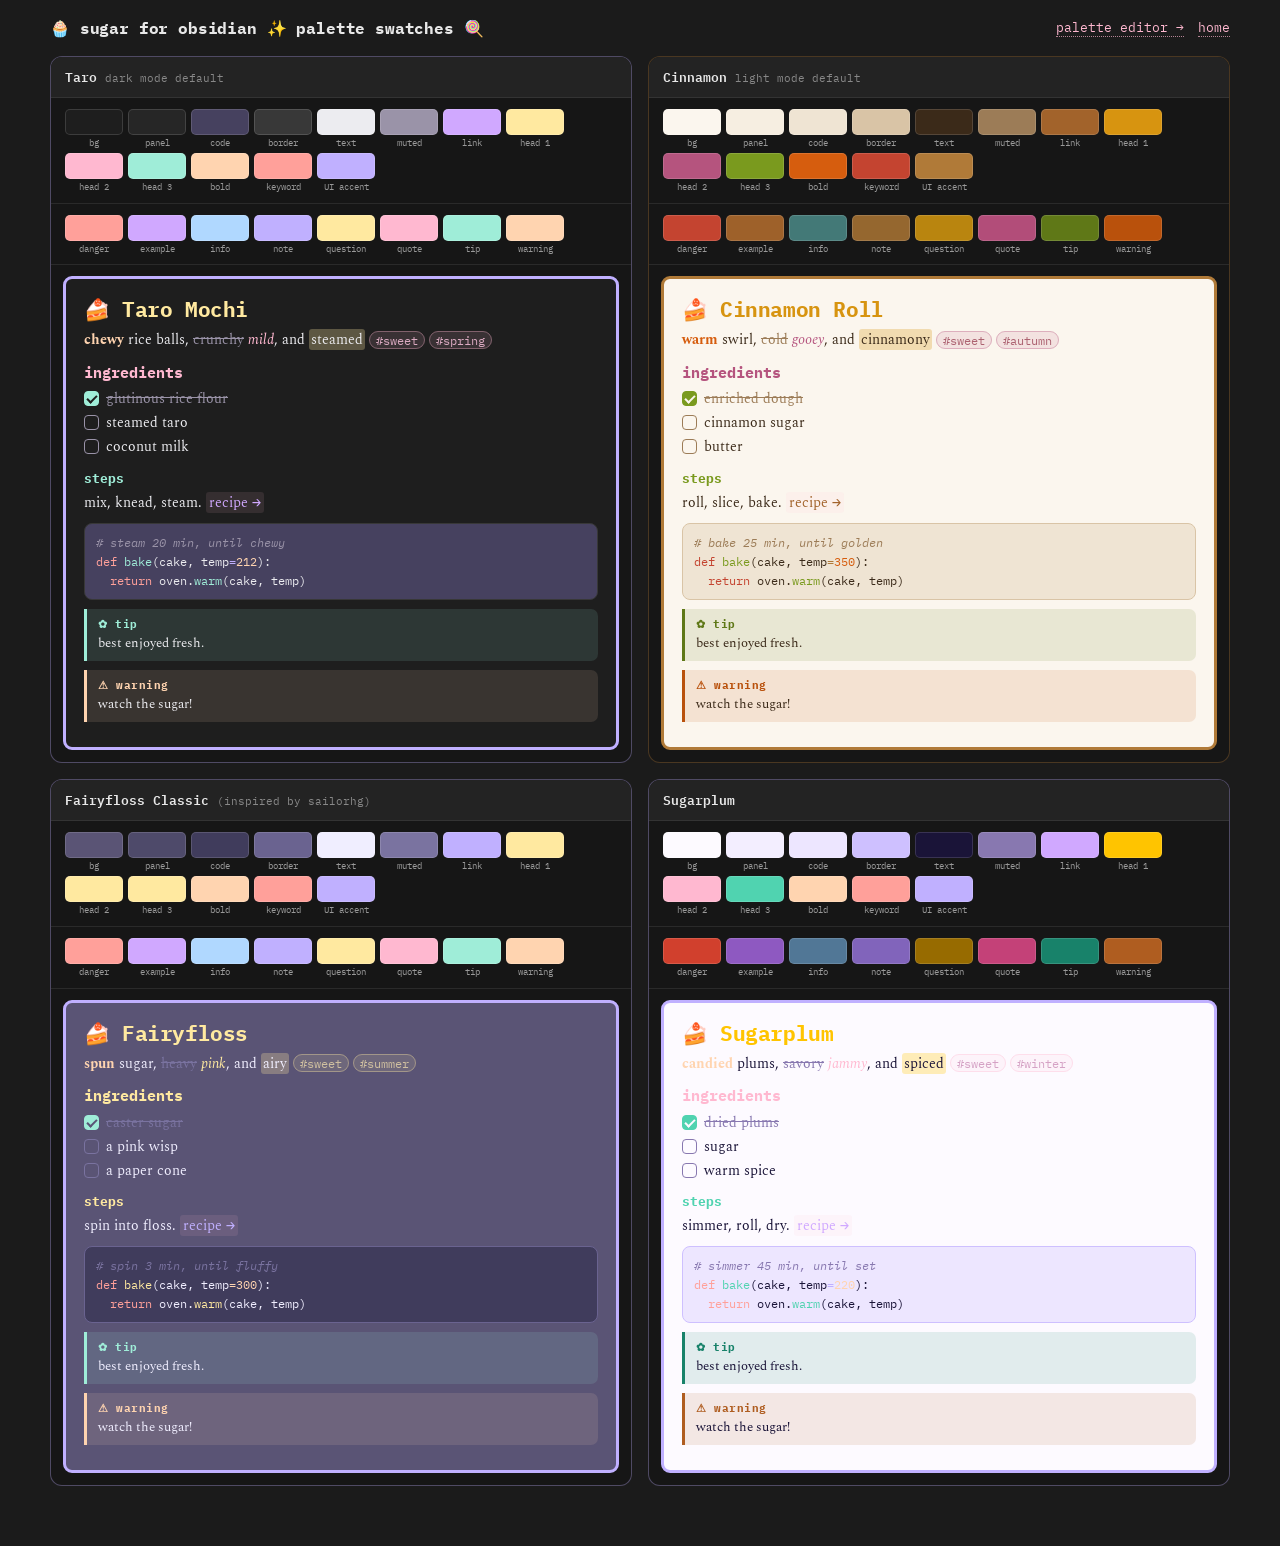
<file: docs/swatches.html>
<!DOCTYPE html>
<html lang="en">
<head>
<meta charset="UTF-8">
<meta name="viewport" content="width=device-width, initial-scale=1.0">
<title>🧁 sugar for obsidian ✨ palette swatches 🍭</title>
<style>
  @import url('https://fonts.googleapis.com/css2?family=IBM+Plex+Mono:ital,wght@0,400;0,500;0,600;0,700;1,400&family=Spectral:ital,wght@0,400;0,600;1,400&display=swap');
  *{box-sizing:border-box;margin:0;padding:0}
  body{font-family:'IBM Plex Mono',ui-monospace,Menlo,monospace;background:#1b1b1b;color:#e8e8e8;padding:18px 16px 60px}
  .bar{display:flex;flex-wrap:wrap;align-items:center;gap:14px;max-width:1180px;margin:0 auto 18px}
  .bar h1{font-size:16px;letter-spacing:-.01em}
  .bar .sp{margin-left:auto;display:flex;gap:14px;font-size:13px}
  .bar a{color:#FFB8D0;text-decoration:none;border-bottom:1px dotted #FFB8D0aa}
  .bar a:hover{color:#fff}
  .grid{max-width:1180px;margin:0 auto;display:grid;grid-template-columns:1fr 1fr;gap:16px}
  @media(max-width:820px){.grid{grid-template-columns:1fr}}
  .card{border:1px solid #333;border-radius:12px;overflow:hidden;background:#161616}
  .card>h2{font-size:13px;font-weight:600;padding:9px 14px;background:#232323;border-bottom:1px solid #333;display:flex;gap:8px;align-items:baseline}
  .card>h2 small{color:#888;font-weight:400}
  .swatches{display:flex;flex-wrap:wrap;gap:5px;padding:11px 14px;border-bottom:1px solid #2a2a2a}
  .sw{width:58px}
  .sw .chip{height:26px;border-radius:5px;border:1px solid #fff2}
  .sw .nm{font-size:8.5px;color:#999;margin-top:3px;text-align:center;line-height:1.15}

  /* sample note, themed by per-card CSS vars */
  .note{padding:16px 18px;background:var(--bg);color:var(--text);font-family:var(--body)}
  .note .h1{font-family:var(--ui);color:var(--h1);font-weight:700;font-size:21px;letter-spacing:-.02em;margin-bottom:6px}
  .note .h2{font-family:var(--ui);color:var(--h2);font-weight:700;font-size:15px;margin:12px 0 5px}
  .note .h3{font-family:var(--ui);color:var(--h3);font-weight:700;font-size:13px;margin:11px 0 5px}
  .note p{line-height:1.55;margin:0 0 9px;font-size:14px}
  .note b{color:var(--peach);font-weight:700}
  .note i{color:var(--h2);font-style:italic}
  .note mark{background:color-mix(in srgb,var(--h1) 28%,transparent);color:var(--text);border-radius:3px;padding:0 2px}
  .note s{color:var(--muted)}
  .note a{color:var(--link);background:rgba(255,184,208,.10);border-radius:3px;padding:0 3px;text-decoration:none}
  .note code{font-family:var(--mono);background:var(--code);color:var(--h3);font-size:12px;padding:.1em .4em;border-radius:4px}
  .note pre{font-family:var(--mono);background:var(--code);border:1px solid var(--border);border-radius:8px;padding:9px 11px;margin:0 0 9px;font-size:12px;line-height:1.6;overflow:auto;color:var(--text)}
  .note pre .cmt{color:var(--muted);font-style:italic}
  .note pre .kw{color:var(--salmon)}
  .note pre .fn{color:var(--h3)}
  .note pre .num{color:var(--peach)}
  .note pre .str{color:var(--h1)}
  .note pre .op{color:var(--h5)}
  .note .tag{font-family:var(--ui);font-size:12px;color:color-mix(in srgb,var(--h2) 65%,var(--muted));background:color-mix(in srgb,var(--h2) 12%,transparent);border:1px solid color-mix(in srgb,var(--h2) 36%,transparent);border-radius:20px;padding:.05em .5em}
  .note ul{list-style:none;margin:0 0 9px;padding:0;font-size:14px}
  .note li{padding:1.5px 0;display:flex;align-items:flex-start;gap:7px}
  .note .cb{flex:0 0 auto;width:15px;height:15px;margin-top:3px;border-radius:4px;border:1.6px solid var(--muted);position:relative}
  .note .cb.on{background:var(--mint);border-color:var(--mint)}
  .note .cb.on::after{content:"";position:absolute;left:4px;top:1px;width:4px;height:8px;border:solid var(--bg);border-width:0 2px 2px 0;transform:rotate(45deg)}
  .note .done{color:var(--muted);text-decoration:line-through}
  .note .callout{border-left:3px solid;border-radius:0 7px 7px 0;padding:8px 11px;margin:0 0 9px;font-size:13px}
  .note .callout .ct{font-family:var(--ui);font-weight:700;font-size:11px;letter-spacing:.05em;margin-bottom:2px}
  .note .tip{border-color:var(--cctip);background:color-mix(in srgb,var(--cctip) 12%,transparent)}
  .note .tip .ct{color:var(--cctip)}
  .note .warn{border-color:var(--ccwarn);background:color-mix(in srgb,var(--ccwarn) 12%,transparent)}
  .note .warn .ct{color:var(--ccwarn)}

  /* callout gallery (theme callout colours are fixed across palettes) */
  .ccstrip{border-bottom:1px solid #2a2a2a}
</style>
</head>
<body>
<div class="bar">
  <h1>🧁 sugar for obsidian ✨ palette swatches 🍭</h1>
  <span class="sp">
    <a href="palette-editor.html">palette editor →</a>
    <a href="index.html">home</a>
  </span>
</div>
<div class="grid" id="grid"></div>

<script>
/* values mirror theme.css exactly (heading colors = resolved per-variant) */
const PAL = [
 {title:'Taro', sub:'dark mode default', cake:'Taro Mochi', season:'#spring', comment:'steam 20 min, until chewy', temp:212,
  intro:'<b>chewy</b> rice balls, <s>crunchy</s> <i>mild</i>, and <mark>steamed</mark>', cc:{note:'192,176,255',info:'176,216,255',tip:'159,237,216',question:'255,233,160',warning:'255,212,176',danger:'255,160,154',example:'208,168,255',quote:'255,184,208'},
  ing:['glutinous rice flour','steamed taro','coconut milk'], step:'mix, knead,  steam.',
  bg:'#1E1E1E',panel:'#262626',border:'#383838',muted:'#9A93A8',code:'#46415F',text:'#ECECF0',mint:'#9FEDD8',accent:'#C0B0FF',
  link:'#D0A8FF',h1:'#FFE9A0',h2:'#FFB8D0',h3:'#9FEDD8',h4:'#B0D8FF',h5:'#C0B0FF',peach:'#FFD4B0',salmon:'#FFA09A'},
 {title:'Cinnamon', sub:'light mode default', cake:'Cinnamon Roll', season:'#autumn', comment:'bake 25 min, until golden', temp:350,
  intro:'<b>warm</b> swirl, <s>cold</s> <i>gooey</i>, and <mark>cinnamony</mark>', cc:{note:'149,103,47',info:'67,121,119',tip:'95,120,23',question:'185,133,15',warning:'185,81,12',danger:'196,68,48',example:'158,97,42',quote:'178,77,121'},
  ing:['enriched dough','cinnamon sugar','butter'], step:'roll, slice,  bake.',
  bg:'#FBF6EE',panel:'#F6EEE1',border:'#D9C4A6',muted:'#9C7C57',code:'#EFE4D3',text:'#3B2A19',mint:'#7A9A1E',accent:'#B07A38',
  link:'#A2632B',h1:'#D79410',h2:'#B5547E',h3:'#7A9A1E',h4:'#4E8D8A',h5:'#B07A38',peach:'#D65D0E',salmon:'#C44430'},
 {title:'Fairyfloss Classic', sub:'(inspired by sailorhg)', cake:'Fairyfloss', season:'#summer', comment:'spin 3 min, until fluffy', temp:300,
  intro:'<b>spun</b> sugar, <s>heavy</s> <i>pink</i>, and <mark>airy</mark>', cc:{note:'192,176,255',info:'176,216,255',tip:'159,237,216',question:'255,233,160',warning:'255,212,176',danger:'255,160,154',example:'208,168,255',quote:'255,184,208'},
  ing:['caster sugar','a pink wisp','a paper cone'], step:'spin into floss.',
  bg:'#5A5475',panel:'#4E4A6A',border:'#6A6390',muted:'#7A73A0',code:'#403C5C',text:'#F0EEFF',mint:'#9FEDD8',accent:'#C0B0FF',
  link:'#C0B0FF',h1:'#FFE9A0',h2:'#FFE9A0',h3:'#FFE9A0',h4:'#FFE9A0',h5:'#FFD4B0',peach:'#FFD4B0',salmon:'#FFA09A'},
 {title:'Sugarplum', sub:'', cake:'Sugarplum', season:'#winter', comment:'simmer 45 min, until set', temp:220,
  intro:'<b>candied</b> plums, <s>savory</s> <i>jammy</i>, and <mark>spiced</mark>', cc:{note:'129,100,187',info:'81,119,150',tip:'24,130,106',question:'151,107,0',warning:'175,93,32',danger:'209,64,45',example:'142,89,193',quote:'196,65,120'},
  ing:['dried plums','sugar','warm spice'], step:'simmer, roll,  dry.',
  bg:'#FDFAFF',panel:'#F3EEFF',border:'#CEC0FF',muted:'#8878B0',code:'#EDE6FF',text:'#1A1438',mint:'#50D3B0',accent:'#C0B0FF',
  link:'#D0A8FF',h1:'#FFC400',h2:'#FFB8D0',h3:'#50D3B0',h4:'#B0D8FF',h5:'#C0B0FF',peach:'#FFD4B0',salmon:'#FFA09A'},
];
const CHIPS=[['bg','bg'],['panel','panel'],['code','code'],['border','border'],['text','text'],['muted','muted'],
 ['link','link'],['h1','head 1'],['h2','head 2'],['h3','head 3'],['peach','bold'],['salmon','keyword'],['accent','UI accent']];
const vars=p=>['bg','panel','border','muted','code','text','link','h1','h2','h3','h4','h5','peach','salmon','mint']
  .map(k=>`--${k}:${p[k]}`).join(';') + `;--ui:'IBM Plex Mono',monospace;--mono:'IBM Plex Mono',monospace;--body:'Spectral',Georgia,serif;--cctip:rgb(${p.cc.tip});--ccwarn:rgb(${p.cc.warning})`;
const chips=p=>CHIPS.map(([k,n])=>`<div class="sw"><div class="chip" style="background:${p[k]}"></div><div class="nm">${n}</div></div>`).join('');
const CC_CHIPS=[['danger','danger'],['example','example'],['info','info'],['note','note'],['question','question'],['quote','quote'],['tip','tip'],['warning','warning']];
const calloutChips=p=>CC_CHIPS.map(([g,n])=>`<div class="sw"><div class="chip" style="background:rgb(${p.cc[g]})"></div><div class="nm">${n}</div></div>`).join('');
const REPO='https://github.com/chooliu/obsidian-sugar-theme';
const note=p=>`<div class="note" style="${vars(p)};border:3px solid ${p.accent};border-radius:9px;margin:11px 12px 12px">
  <div class="h1">🍰 ${p.cake}</div>
  <p>${p.intro} <span class="tag">#sweet</span> <span class="tag">${p.season}</span></p>
  <div class="h2">ingredients</div>
  <ul>
    <li><span class="cb on"></span><span class="done">${p.ing[0]}</span></li>
    <li><span class="cb"></span><span>${p.ing[1]}</span></li>
    <li><span class="cb"></span><span>${p.ing[2]}</span></li>
  </ul>
  <div class="h3">steps</div>
  <p>${p.step} <a href="${REPO}">recipe →</a></p>
  <pre><span class="cmt"># ${p.comment}</span>
<span class="kw">def</span> <span class="fn">bake</span>(cake, temp<span class="op">=</span><span class="num">${p.temp}</span>):
  <span class="kw">return</span> oven.<span class="fn">warm</span>(cake, temp)</pre>
  <div class="callout tip"><div class="ct">✿ tip</div>best enjoyed fresh.</div>
  <div class="callout warn"><div class="ct">⚠ warning</div>watch the sugar!</div>
</div>`;
document.getElementById('grid').innerHTML = PAL.map(p=>
  `<div class="card" style="border:1px solid ${p.accent}55"><h2>${p.title}${p.sub?`<small>${p.sub}</small>`:''}</h2>
     <div class="swatches">${chips(p)}</div>
     <div class="swatches ccstrip">${calloutChips(p)}</div>${note(p)}</div>`).join('');

</script>
</body>
</html>
</file>
